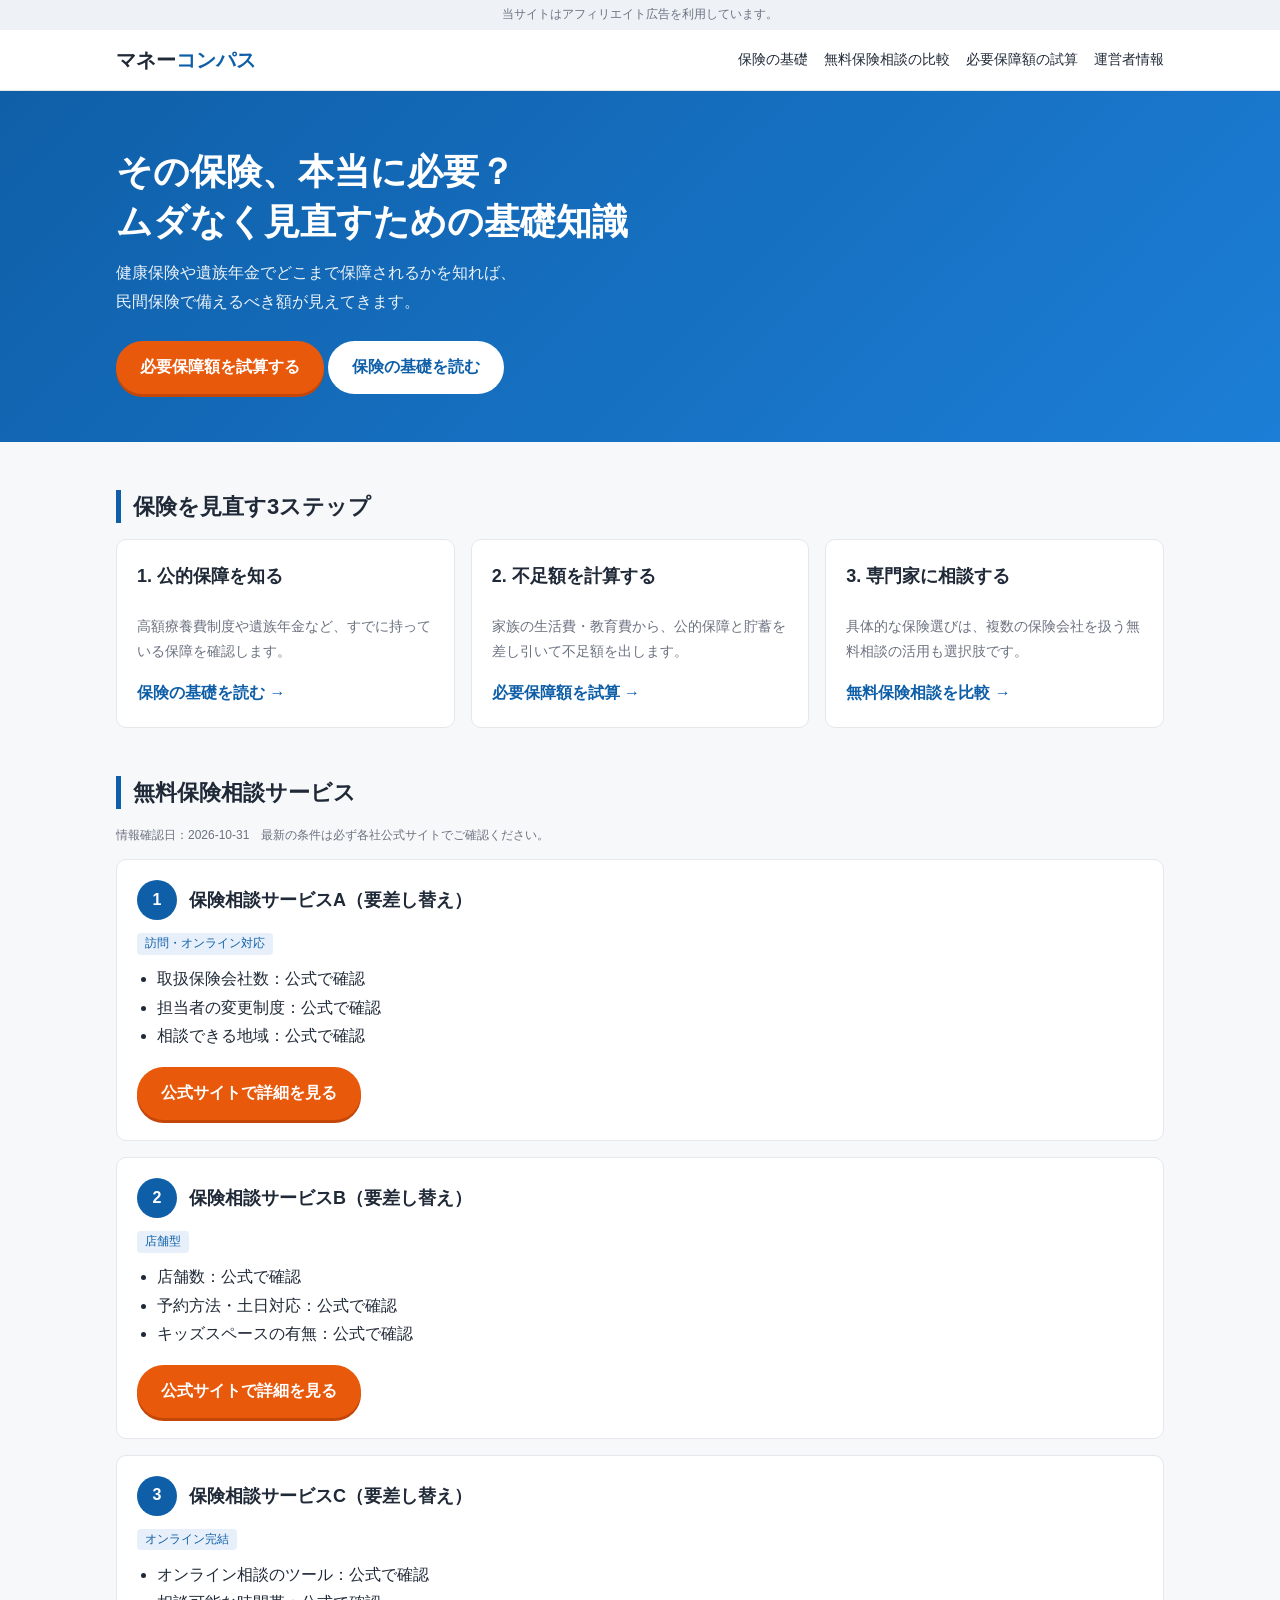
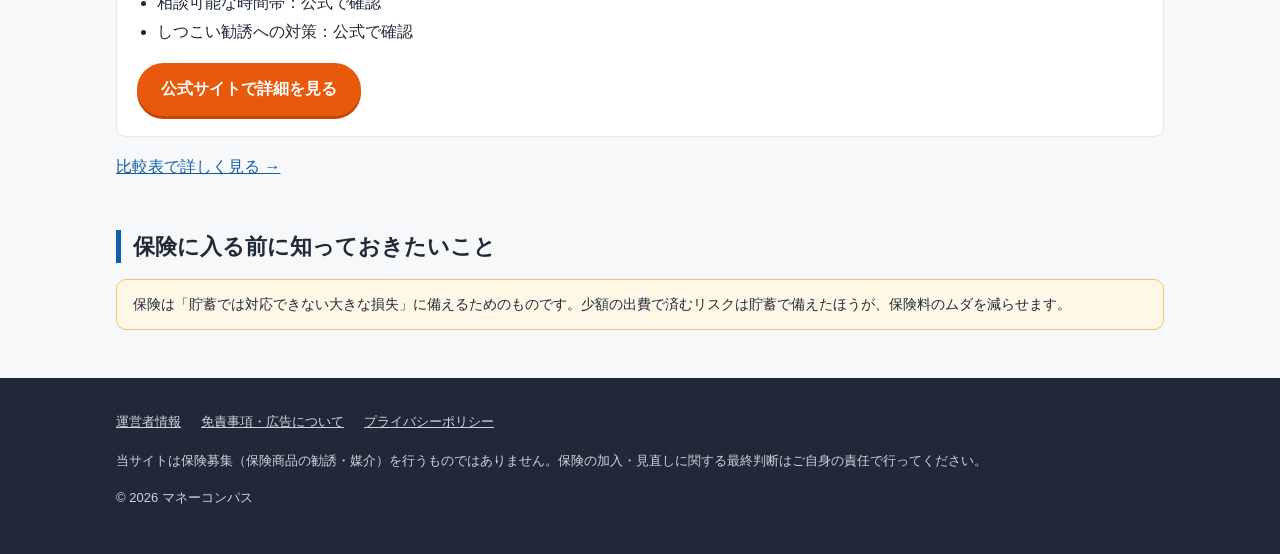
<file: index.html>
<!doctype html>
<html lang="ja">
<head>
<meta charset="utf-8">
<meta name="viewport" content="width=device-width, initial-scale=1">
<title>マネーコンパス｜保険の入りすぎ・不足をチェックして、ムダなく見直す</title>
<meta name="description" content="公的保障の仕組み、必要保障額の試算、無料保険相談サービスの選び方まで。保険を見直したい人のための情報サイトです。">
<link rel="canonical" href="https://kokiuchibori.github.io/hoken-compass-bsih/">
<meta name="robots" content="noindex, nofollow">
<link rel="stylesheet" href="css/style.css">
</head>
<body>
<div class="ad-notice">当サイトはアフィリエイト広告を利用しています。</div>
<header class="site-header">
  <div class="container">
    <a class="logo" href="index.html">マネー<span>コンパス</span></a>
    <nav class="nav">
      <a href="basics.html">保険の基礎</a>
      <a href="compare.html">無料保険相談の比較</a>
      <a href="simulator.html">必要保障額の試算</a>
      <a href="about.html">運営者情報</a>
    </nav>
  </div>
</header>
<section class="hero">
  <div class="container">
    <h1>その保険、本当に必要？<br>ムダなく見直すための基礎知識</h1>
    <p>健康保険や遺族年金でどこまで保障されるかを知れば、<br>民間保険で備えるべき額が見えてきます。</p>
    <a class="btn btn-cta" href="simulator.html">必要保障額を試算する</a>
    <a class="btn btn-ghost" href="basics.html">保険の基礎を読む</a>
  </div>
</section>

<main class="container">
  <section>
    <h2>保険を見直す3ステップ</h2>
    <div class="grid">
      <div class="card">
        <h3>1. 公的保障を知る</h3>
        <p>高額療養費制度や遺族年金など、すでに持っている保障を確認します。</p>
        <a class="more" href="basics.html">保険の基礎を読む →</a>
      </div>
      <div class="card">
        <h3>2. 不足額を計算する</h3>
        <p>家族の生活費・教育費から、公的保障と貯蓄を差し引いて不足額を出します。</p>
        <a class="more" href="simulator.html">必要保障額を試算 →</a>
      </div>
      <div class="card">
        <h3>3. 専門家に相談する</h3>
        <p>具体的な保険選びは、複数の保険会社を扱う無料相談の活用も選択肢です。</p>
        <a class="more" href="compare.html">無料保険相談を比較 →</a>
      </div>
    </div>
  </section>

  <section>
    <h2>無料保険相談サービス</h2>
    <p class="small">情報確認日：<span data-checked-at></span>　最新の条件は必ず各社公式サイトでご確認ください。</p>
    <div id="service-list"></div>
    <p><a href="compare.html">比較表で詳しく見る →</a></p>
  </section>

  <section>
    <h2>保険に入る前に知っておきたいこと</h2>
    <div class="note">
      保険は「貯蓄では対応できない大きな損失」に備えるためのものです。少額の出費で済むリスクは貯蓄で備えたほうが、保険料のムダを減らせます。
    </div>
  </section>
</main>
<footer class="site-footer">
  <div class="container">
    <div class="footer-links">
      <a href="about.html">運営者情報</a>
      <a href="disclaimer.html">免責事項・広告について</a>
      <a href="privacy.html">プライバシーポリシー</a>
    </div>
    <p>当サイトは保険募集（保険商品の勧誘・媒介）を行うものではありません。保険の加入・見直しに関する最終判断はご自身の責任で行ってください。</p>
    <p>&copy; 2026 マネーコンパス</p>
  </div>
</footer>
<script src="js/data.js"></script>
<script src="js/main.js"></script>
</body>
</html>
</file>
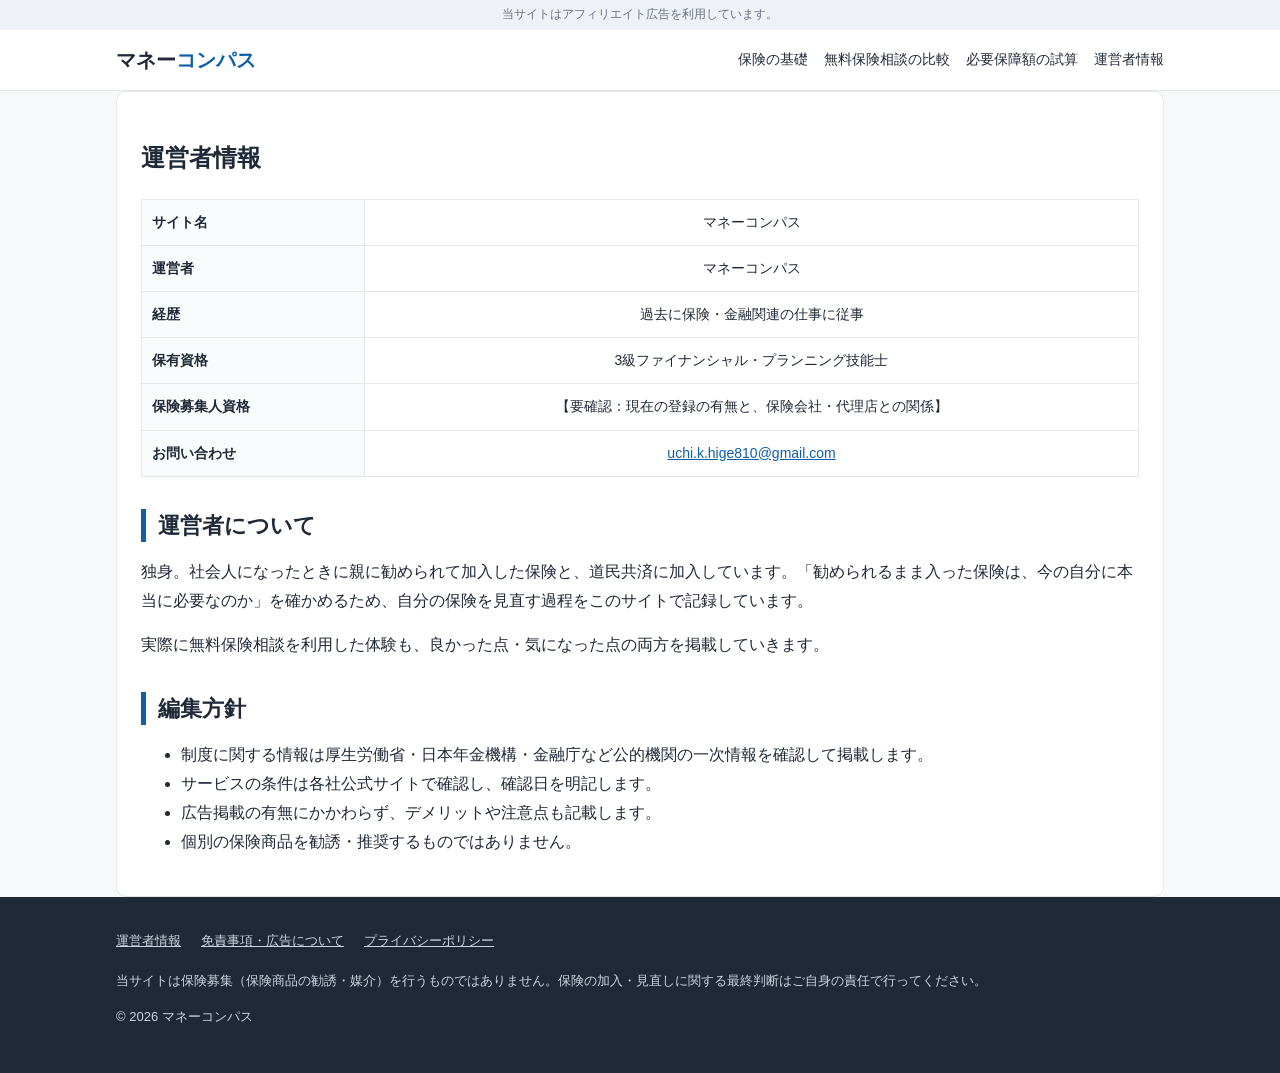
<file: about.html>
<!doctype html>
<html lang="ja">
<head>
<meta charset="utf-8">
<meta name="viewport" content="width=device-width, initial-scale=1">
<title>運営者情報｜マネーコンパス</title>
<meta name="description" content="マネーコンパスの運営者情報と編集方針。">
<link rel="canonical" href="https://kokiuchibori.github.io/hoken-compass-bsih/about.html">
<meta name="robots" content="noindex, nofollow">
<link rel="stylesheet" href="css/style.css">
</head>
<body>
<div class="ad-notice">当サイトはアフィリエイト広告を利用しています。</div>
<header class="site-header">
  <div class="container">
    <a class="logo" href="index.html">マネー<span>コンパス</span></a>
    <nav class="nav">
      <a href="basics.html">保険の基礎</a>
      <a href="compare.html">無料保険相談の比較</a>
      <a href="simulator.html">必要保障額の試算</a>
      <a href="about.html">運営者情報</a>
    </nav>
  </div>
</header>
<main class="container">
  <article class="article">
    <h1>運営者情報</h1>
    <div class="table-wrap">
      <table>
        <tbody>
          <tr><th>サイト名</th><td>マネーコンパス</td></tr>
          <tr><th>運営者</th><td>マネーコンパス</td></tr>
          <tr><th>経歴</th><td>過去に保険・金融関連の仕事に従事</td></tr>
          <tr><th>保有資格</th><td>3級ファイナンシャル・プランニング技能士</td></tr>
          <tr><th>保険募集人資格</th><td>【要確認：現在の登録の有無と、保険会社・代理店との関係】</td></tr>
          <tr><th>お問い合わせ</th><td><a href="mailto:uchi.k.hige810@gmail.com">uchi.k.hige810@gmail.com</a></td></tr>
        </tbody>
      </table>
    </div>

    <h2>運営者について</h2>
    <p>独身。社会人になったときに親に勧められて加入した保険と、道民共済に加入しています。「勧められるまま入った保険は、今の自分に本当に必要なのか」を確かめるため、自分の保険を見直す過程をこのサイトで記録しています。</p>
    <p>実際に無料保険相談を利用した体験も、良かった点・気になった点の両方を掲載していきます。</p>

    <h2>編集方針</h2>
    <ul>
      <li>制度に関する情報は厚生労働省・日本年金機構・金融庁など公的機関の一次情報を確認して掲載します。</li>
      <li>サービスの条件は各社公式サイトで確認し、確認日を明記します。</li>
      <li>広告掲載の有無にかかわらず、デメリットや注意点も記載します。</li>
      <li>個別の保険商品を勧誘・推奨するものではありません。</li>
    </ul>
  </article>
</main>
<footer class="site-footer">
  <div class="container">
    <div class="footer-links">
      <a href="about.html">運営者情報</a>
      <a href="disclaimer.html">免責事項・広告について</a>
      <a href="privacy.html">プライバシーポリシー</a>
    </div>
    <p>当サイトは保険募集（保険商品の勧誘・媒介）を行うものではありません。保険の加入・見直しに関する最終判断はご自身の責任で行ってください。</p>
    <p>&copy; 2026 マネーコンパス</p>
  </div>
</footer>
<script src="js/data.js"></script>
<script src="js/main.js"></script>
</body>
</html>
</file>
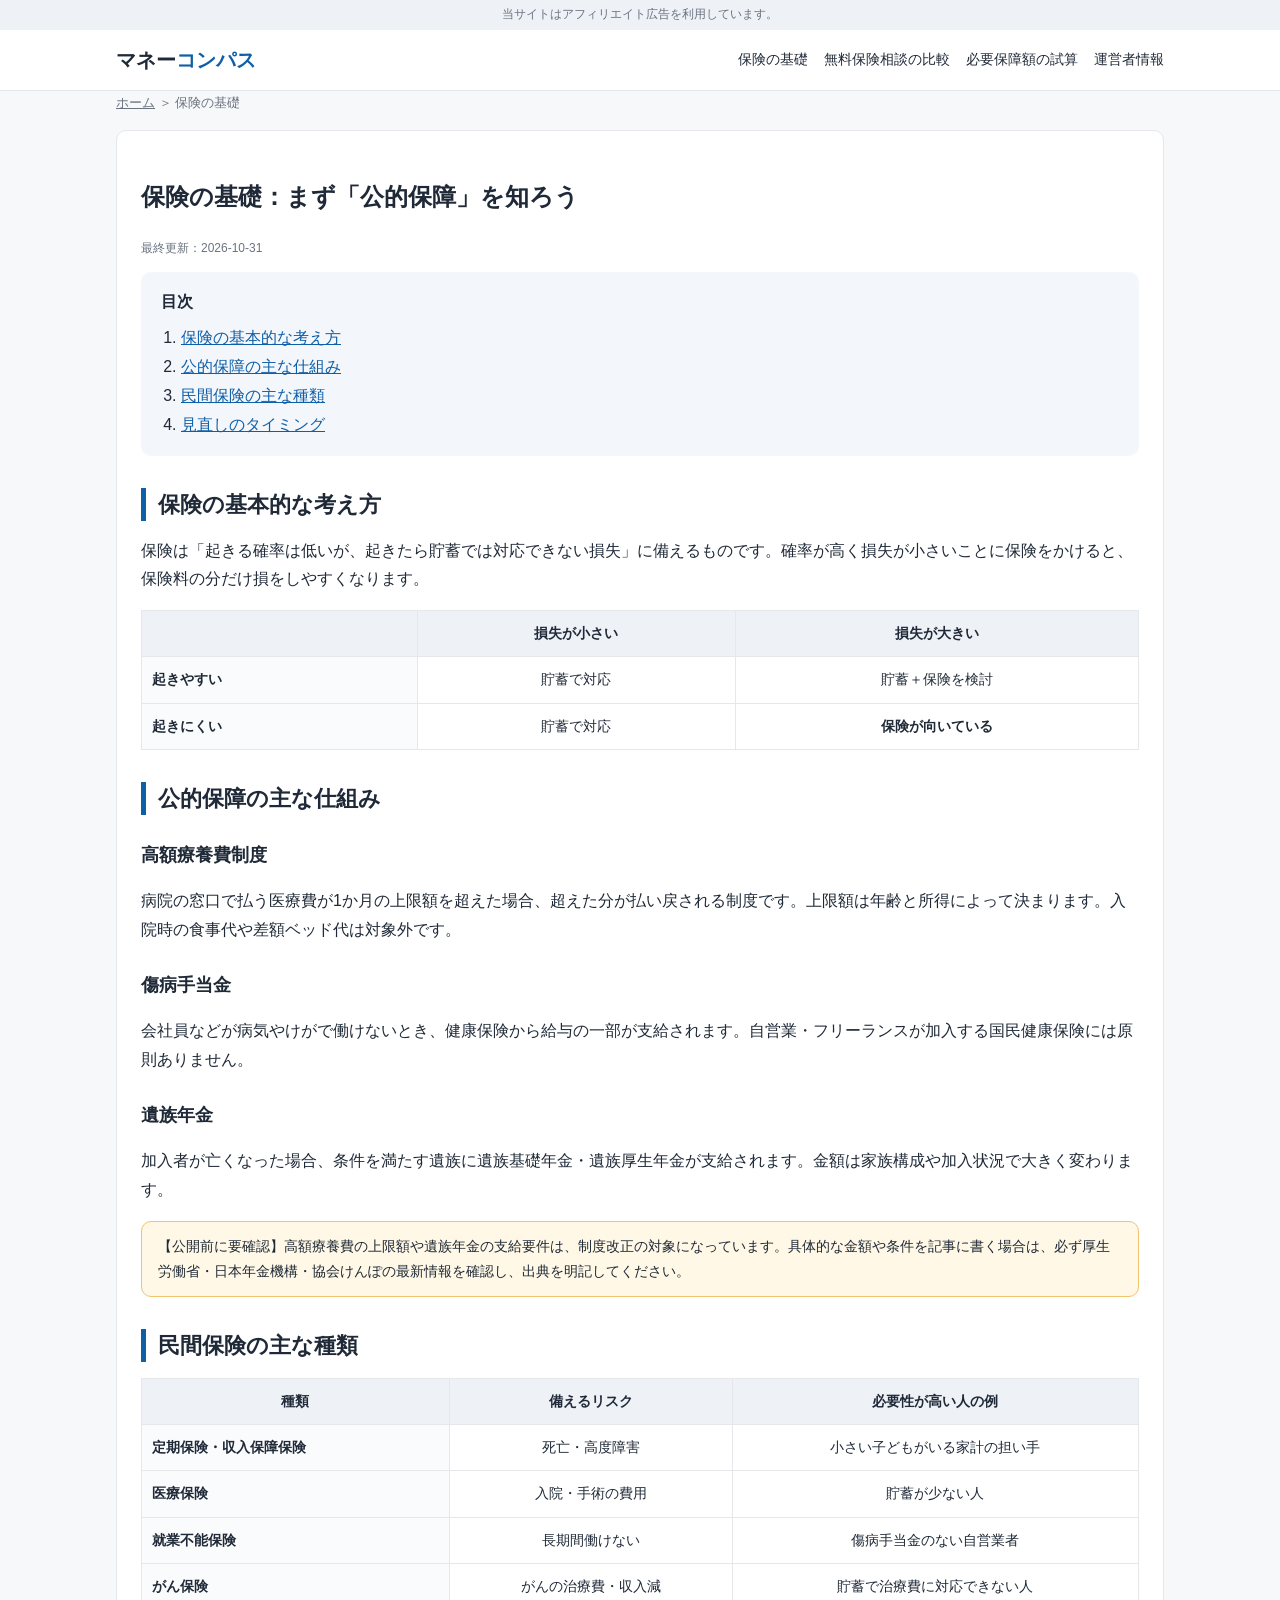
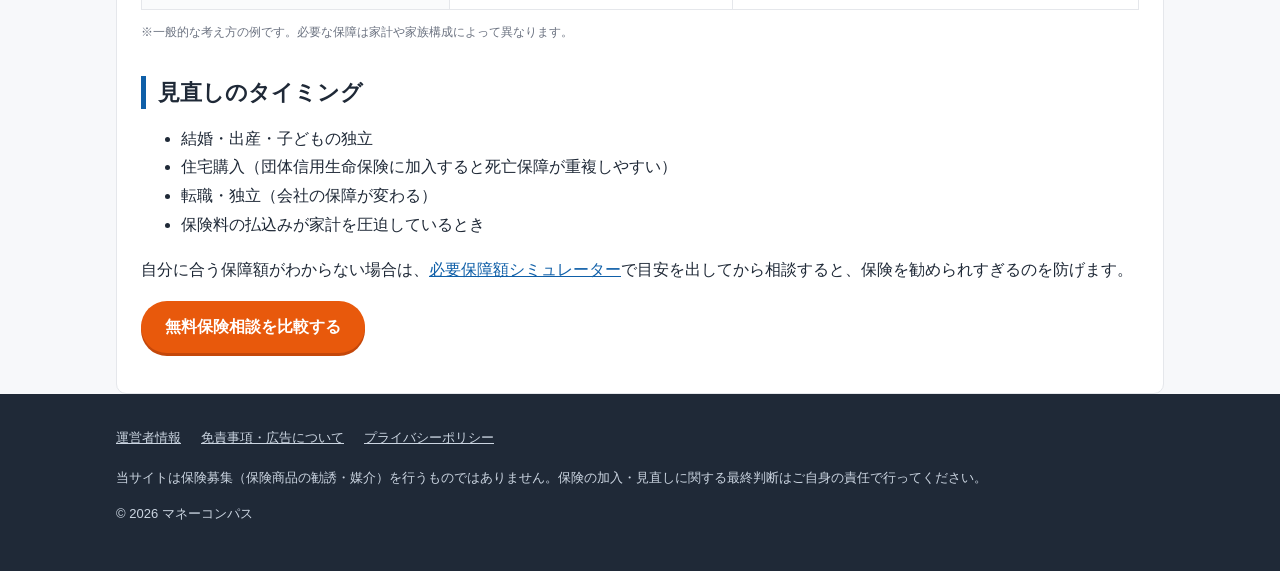
<file: basics.html>
<!doctype html>
<html lang="ja">
<head>
<meta charset="utf-8">
<meta name="viewport" content="width=device-width, initial-scale=1">
<title>保険の基礎｜公的保障でどこまでカバーされる？民間保険が必要な人・不要な人｜マネーコンパス</title>
<meta name="description" content="高額療養費制度、傷病手当金、遺族年金など公的保障の仕組みと、民間保険で備えるべきリスクの考え方を解説します。">
<link rel="canonical" href="https://kokiuchibori.github.io/hoken-compass-bsih/basics.html">
<meta name="robots" content="noindex, nofollow">
<link rel="stylesheet" href="css/style.css">
</head>
<body>
<div class="ad-notice">当サイトはアフィリエイト広告を利用しています。</div>
<header class="site-header">
  <div class="container">
    <a class="logo" href="index.html">マネー<span>コンパス</span></a>
    <nav class="nav">
      <a href="basics.html">保険の基礎</a>
      <a href="compare.html">無料保険相談の比較</a>
      <a href="simulator.html">必要保障額の試算</a>
      <a href="about.html">運営者情報</a>
    </nav>
  </div>
</header>
<main class="container">
  <div class="breadcrumb"><a href="index.html">ホーム</a> ＞ 保険の基礎</div>
  <article class="article">
    <h1>保険の基礎：まず「公的保障」を知ろう</h1>
    <p class="small">最終更新：<span data-checked-at></span></p>

    <div class="toc">
      <strong>目次</strong>
      <ol>
        <li><a href="#principle">保険の基本的な考え方</a></li>
        <li><a href="#public">公的保障の主な仕組み</a></li>
        <li><a href="#types">民間保険の主な種類</a></li>
        <li><a href="#review">見直しのタイミング</a></li>
      </ol>
    </div>

    <h2 id="principle">保険の基本的な考え方</h2>
    <p>保険は「起きる確率は低いが、起きたら貯蓄では対応できない損失」に備えるものです。確率が高く損失が小さいことに保険をかけると、保険料の分だけ損をしやすくなります。</p>
    <div class="table-wrap">
      <table>
        <thead><tr><th></th><th>損失が小さい</th><th>損失が大きい</th></tr></thead>
        <tbody>
          <tr><th>起きやすい</th><td>貯蓄で対応</td><td>貯蓄＋保険を検討</td></tr>
          <tr><th>起きにくい</th><td>貯蓄で対応</td><td><strong>保険が向いている</strong></td></tr>
        </tbody>
      </table>
    </div>

    <h2 id="public">公的保障の主な仕組み</h2>
    <h3>高額療養費制度</h3>
    <p>病院の窓口で払う医療費が1か月の上限額を超えた場合、超えた分が払い戻される制度です。上限額は年齢と所得によって決まります。入院時の食事代や差額ベッド代は対象外です。</p>
    <h3>傷病手当金</h3>
    <p>会社員などが病気やけがで働けないとき、健康保険から給与の一部が支給されます。自営業・フリーランスが加入する国民健康保険には原則ありません。</p>
    <h3>遺族年金</h3>
    <p>加入者が亡くなった場合、条件を満たす遺族に遺族基礎年金・遺族厚生年金が支給されます。金額は家族構成や加入状況で大きく変わります。</p>
    <div class="note">
      【公開前に要確認】高額療養費の上限額や遺族年金の支給要件は、制度改正の対象になっています。具体的な金額や条件を記事に書く場合は、必ず厚生労働省・日本年金機構・協会けんぽの最新情報を確認し、出典を明記してください。
    </div>

    <h2 id="types">民間保険の主な種類</h2>
    <div class="table-wrap">
      <table>
        <thead><tr><th>種類</th><th>備えるリスク</th><th>必要性が高い人の例</th></tr></thead>
        <tbody>
          <tr><th>定期保険・収入保障保険</th><td>死亡・高度障害</td><td>小さい子どもがいる家計の担い手</td></tr>
          <tr><th>医療保険</th><td>入院・手術の費用</td><td>貯蓄が少ない人</td></tr>
          <tr><th>就業不能保険</th><td>長期間働けない</td><td>傷病手当金のない自営業者</td></tr>
          <tr><th>がん保険</th><td>がんの治療費・収入減</td><td>貯蓄で治療費に対応できない人</td></tr>
        </tbody>
      </table>
    </div>
    <p class="small">※一般的な考え方の例です。必要な保障は家計や家族構成によって異なります。</p>

    <h2 id="review">見直しのタイミング</h2>
    <ul>
      <li>結婚・出産・子どもの独立</li>
      <li>住宅購入（団体信用生命保険に加入すると死亡保障が重複しやすい）</li>
      <li>転職・独立（会社の保障が変わる）</li>
      <li>保険料の払込みが家計を圧迫しているとき</li>
    </ul>
    <p>自分に合う保障額がわからない場合は、<a href="simulator.html">必要保障額シミュレーター</a>で目安を出してから相談すると、保険を勧められすぎるのを防げます。</p>
    <p><a class="btn btn-cta" href="compare.html">無料保険相談を比較する</a></p>
  </article>
</main>
<footer class="site-footer">
  <div class="container">
    <div class="footer-links">
      <a href="about.html">運営者情報</a>
      <a href="disclaimer.html">免責事項・広告について</a>
      <a href="privacy.html">プライバシーポリシー</a>
    </div>
    <p>当サイトは保険募集（保険商品の勧誘・媒介）を行うものではありません。保険の加入・見直しに関する最終判断はご自身の責任で行ってください。</p>
    <p>&copy; 2026 マネーコンパス</p>
  </div>
</footer>
<script src="js/data.js"></script>
<script src="js/main.js"></script>
</body>
</html>
</file>
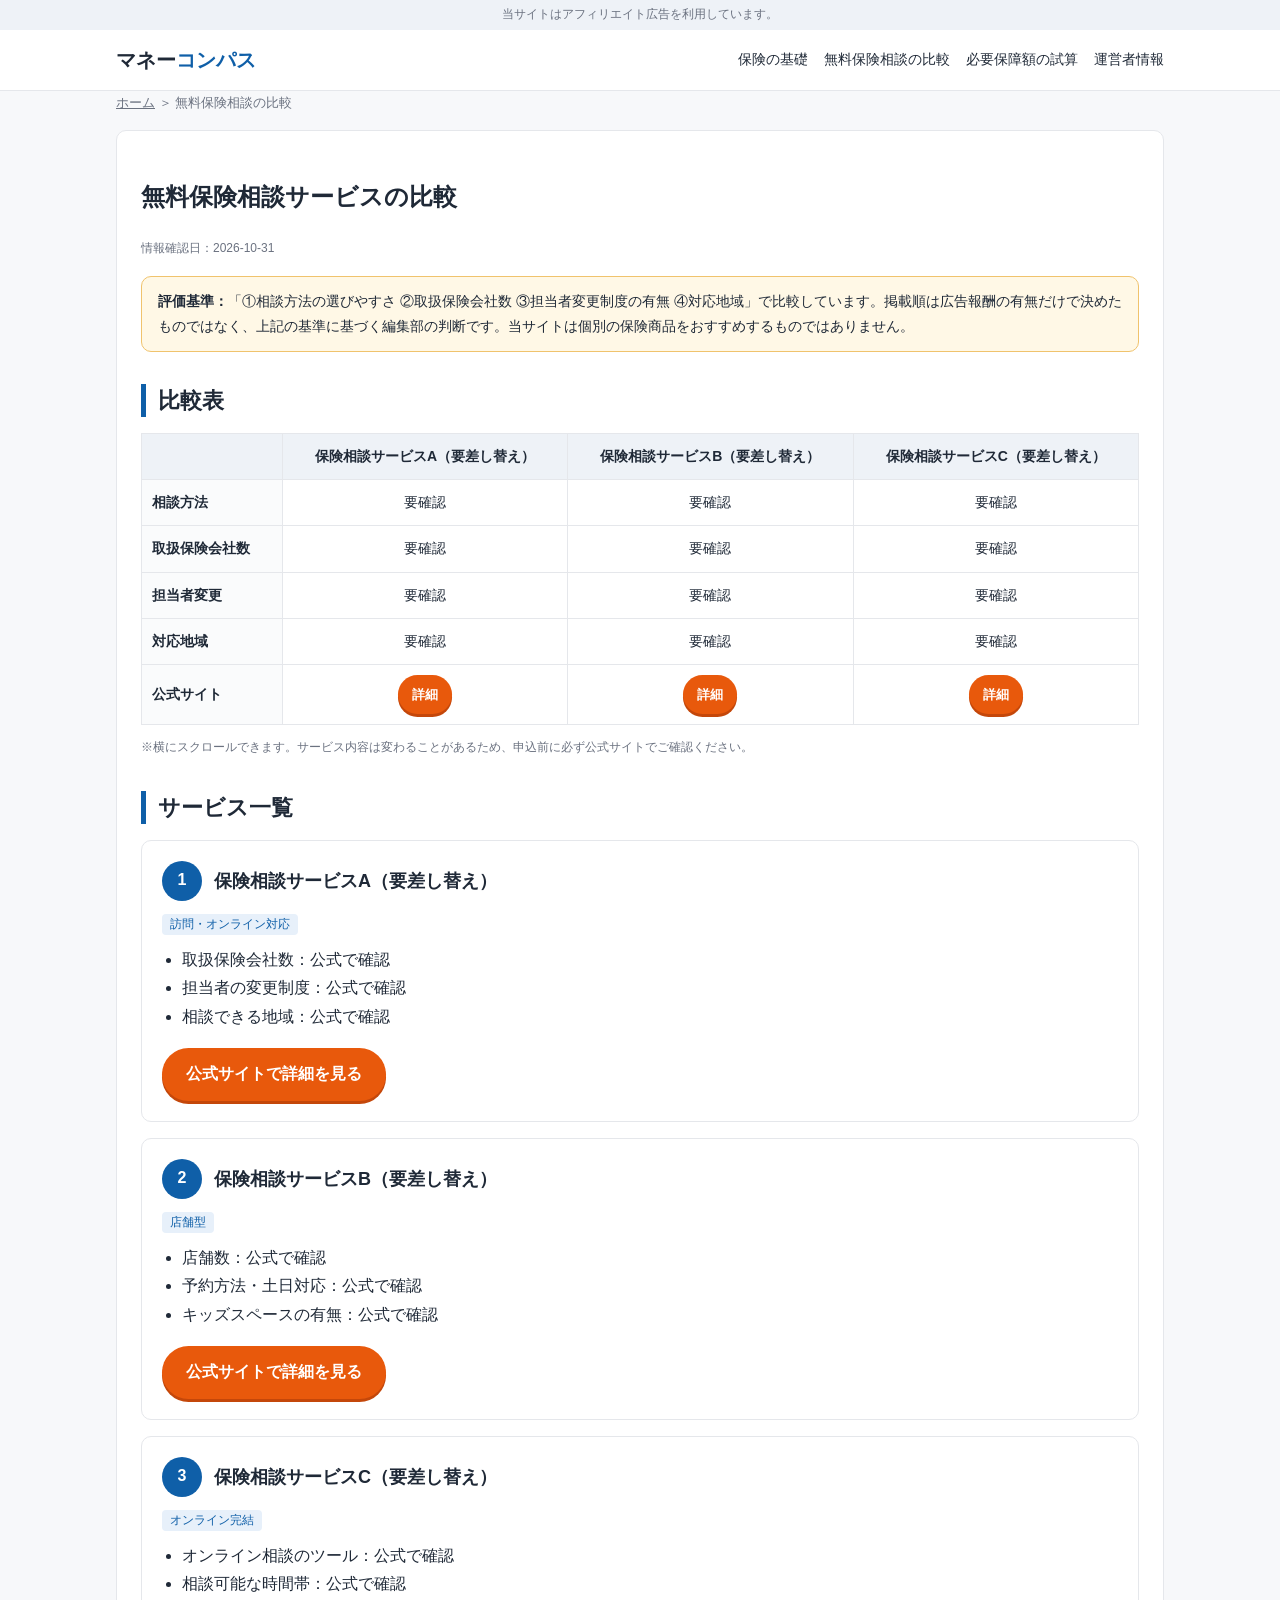
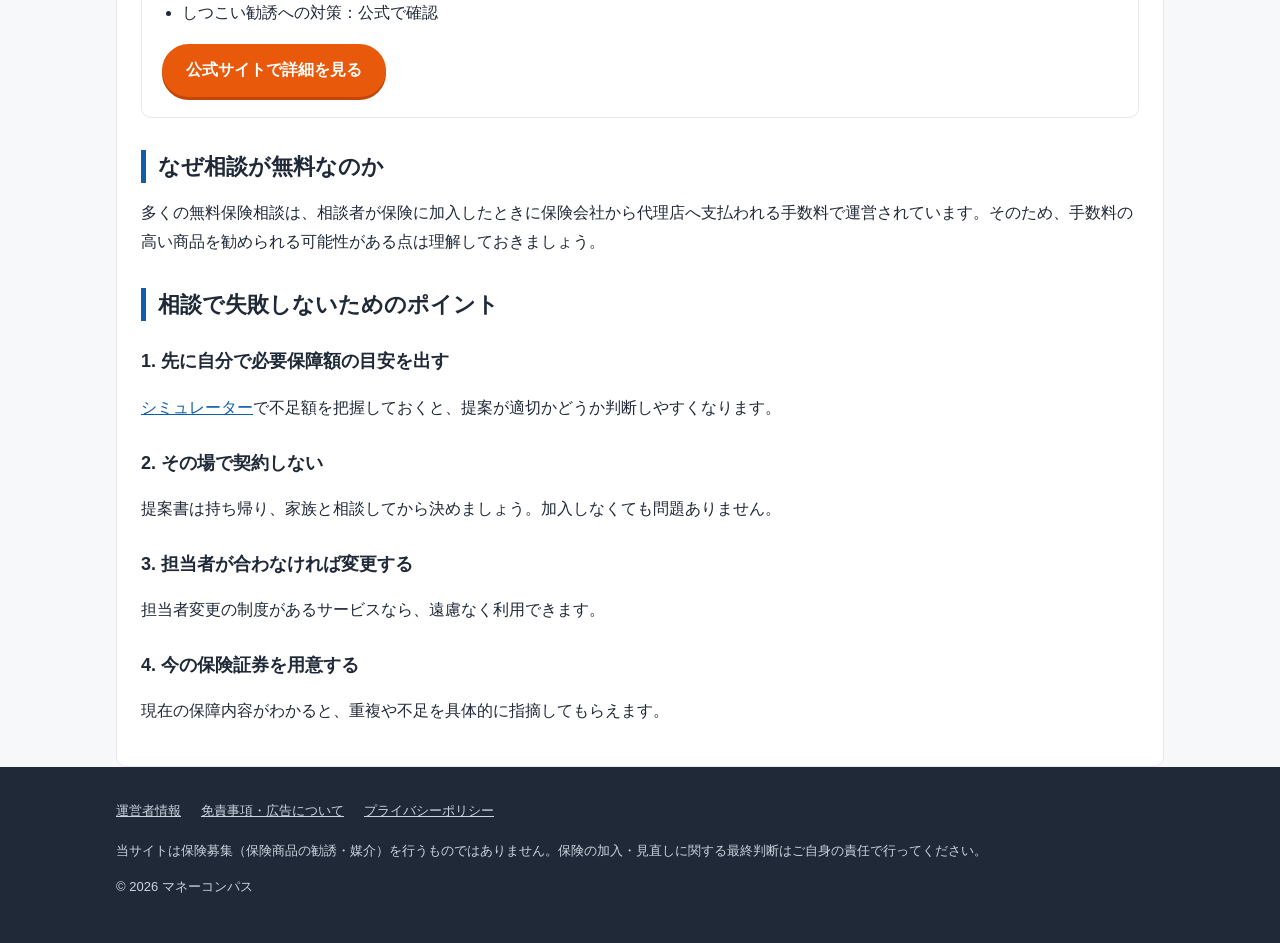
<file: compare.html>
<!doctype html>
<html lang="ja">
<head>
<meta charset="utf-8">
<meta name="viewport" content="width=device-width, initial-scale=1">
<title>無料保険相談サービスの比較｜選び方と注意点｜マネーコンパス</title>
<meta name="description" content="無料保険相談サービスを相談方法、取扱保険会社数、担当者変更制度などで比較。相談前の準備や断り方も解説します。">
<link rel="canonical" href="https://kokiuchibori.github.io/hoken-compass-bsih/compare.html">
<meta name="robots" content="noindex, nofollow">
<link rel="stylesheet" href="css/style.css">
</head>
<body>
<div class="ad-notice">当サイトはアフィリエイト広告を利用しています。</div>
<header class="site-header">
  <div class="container">
    <a class="logo" href="index.html">マネー<span>コンパス</span></a>
    <nav class="nav">
      <a href="basics.html">保険の基礎</a>
      <a href="compare.html">無料保険相談の比較</a>
      <a href="simulator.html">必要保障額の試算</a>
      <a href="about.html">運営者情報</a>
    </nav>
  </div>
</header>
<main class="container">
  <div class="breadcrumb"><a href="index.html">ホーム</a> ＞ 無料保険相談の比較</div>
  <article class="article">
    <h1>無料保険相談サービスの比較</h1>
    <p class="small">情報確認日：<span data-checked-at></span></p>

    <div class="note">
      <strong>評価基準：</strong>「①相談方法の選びやすさ ②取扱保険会社数 ③担当者変更制度の有無 ④対応地域」で比較しています。掲載順は広告報酬の有無だけで決めたものではなく、上記の基準に基づく編集部の判断です。当サイトは個別の保険商品をおすすめするものではありません。
    </div>

    <h2>比較表</h2>
    <div class="table-wrap"><table id="service-table"></table></div>
    <p class="small">※横にスクロールできます。サービス内容は変わることがあるため、申込前に必ず公式サイトでご確認ください。</p>

    <h2>サービス一覧</h2>
    <div id="service-list"></div>

    <h2>なぜ相談が無料なのか</h2>
    <p>多くの無料保険相談は、相談者が保険に加入したときに保険会社から代理店へ支払われる手数料で運営されています。そのため、手数料の高い商品を勧められる可能性がある点は理解しておきましょう。</p>

    <h2>相談で失敗しないためのポイント</h2>
    <h3>1. 先に自分で必要保障額の目安を出す</h3>
    <p><a href="simulator.html">シミュレーター</a>で不足額を把握しておくと、提案が適切かどうか判断しやすくなります。</p>
    <h3>2. その場で契約しない</h3>
    <p>提案書は持ち帰り、家族と相談してから決めましょう。加入しなくても問題ありません。</p>
    <h3>3. 担当者が合わなければ変更する</h3>
    <p>担当者変更の制度があるサービスなら、遠慮なく利用できます。</p>
    <h3>4. 今の保険証券を用意する</h3>
    <p>現在の保障内容がわかると、重複や不足を具体的に指摘してもらえます。</p>
  </article>
</main>
<footer class="site-footer">
  <div class="container">
    <div class="footer-links">
      <a href="about.html">運営者情報</a>
      <a href="disclaimer.html">免責事項・広告について</a>
      <a href="privacy.html">プライバシーポリシー</a>
    </div>
    <p>当サイトは保険募集（保険商品の勧誘・媒介）を行うものではありません。保険の加入・見直しに関する最終判断はご自身の責任で行ってください。</p>
    <p>&copy; 2026 マネーコンパス</p>
  </div>
</footer>
<script src="js/data.js"></script>
<script src="js/main.js"></script>
</body>
</html>
</file>
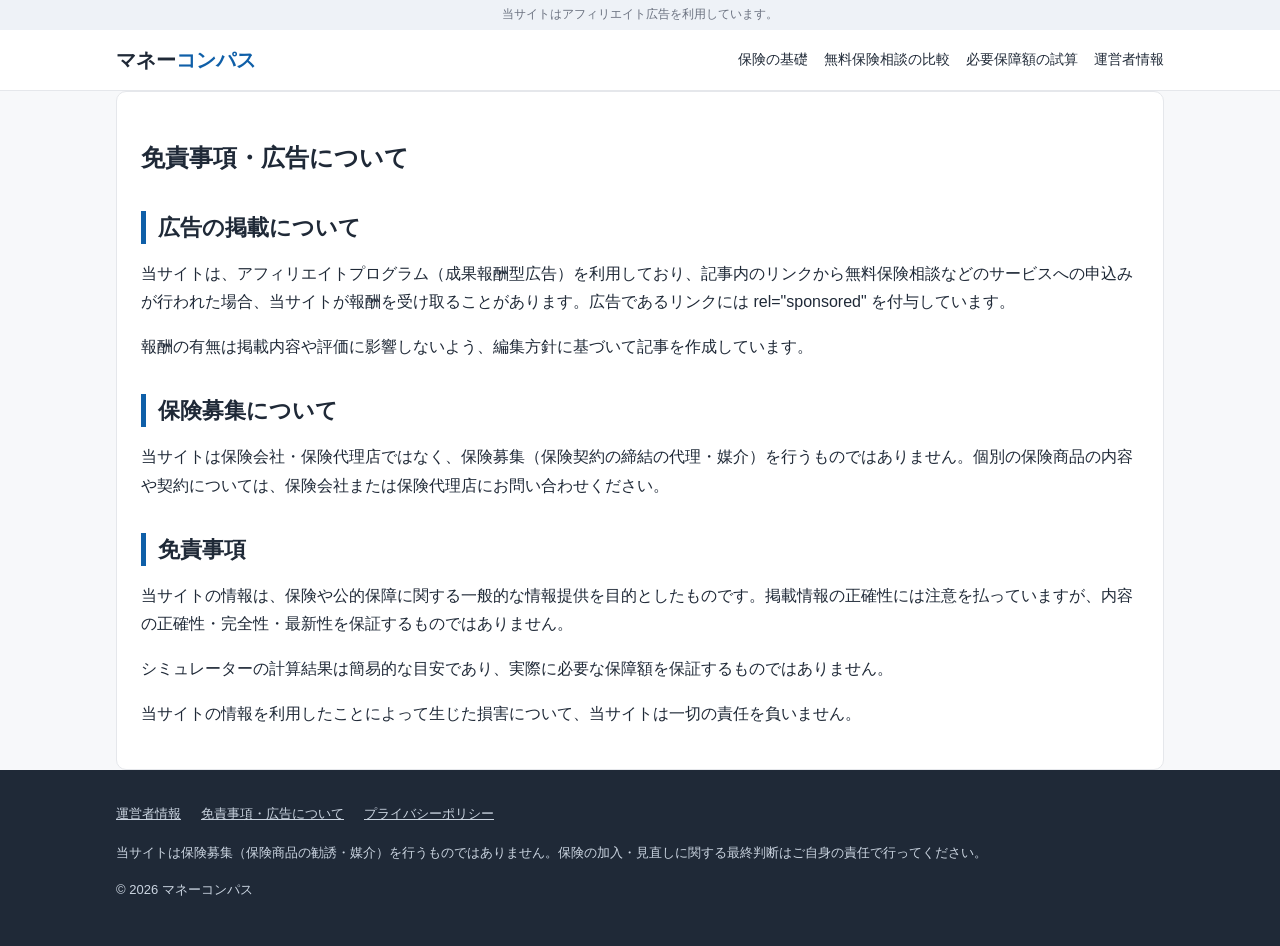
<file: disclaimer.html>
<!doctype html>
<html lang="ja">
<head>
<meta charset="utf-8">
<meta name="viewport" content="width=device-width, initial-scale=1">
<title>免責事項・広告について｜マネーコンパス</title>
<meta name="description" content="マネーコンパスの免責事項と広告掲載に関する方針。">
<link rel="canonical" href="https://kokiuchibori.github.io/hoken-compass-bsih/disclaimer.html">
<meta name="robots" content="noindex, nofollow">
<link rel="stylesheet" href="css/style.css">
</head>
<body>
<div class="ad-notice">当サイトはアフィリエイト広告を利用しています。</div>
<header class="site-header">
  <div class="container">
    <a class="logo" href="index.html">マネー<span>コンパス</span></a>
    <nav class="nav">
      <a href="basics.html">保険の基礎</a>
      <a href="compare.html">無料保険相談の比較</a>
      <a href="simulator.html">必要保障額の試算</a>
      <a href="about.html">運営者情報</a>
    </nav>
  </div>
</header>
<main class="container">
  <article class="article">
    <h1>免責事項・広告について</h1>
    <h2>広告の掲載について</h2>
    <p>当サイトは、アフィリエイトプログラム（成果報酬型広告）を利用しており、記事内のリンクから無料保険相談などのサービスへの申込みが行われた場合、当サイトが報酬を受け取ることがあります。広告であるリンクには rel="sponsored" を付与しています。</p>
    <p>報酬の有無は掲載内容や評価に影響しないよう、編集方針に基づいて記事を作成しています。</p>
    <h2>保険募集について</h2>
    <p>当サイトは保険会社・保険代理店ではなく、保険募集（保険契約の締結の代理・媒介）を行うものではありません。個別の保険商品の内容や契約については、保険会社または保険代理店にお問い合わせください。</p>
    <h2>免責事項</h2>
    <p>当サイトの情報は、保険や公的保障に関する一般的な情報提供を目的としたものです。掲載情報の正確性には注意を払っていますが、内容の正確性・完全性・最新性を保証するものではありません。</p>
    <p>シミュレーターの計算結果は簡易的な目安であり、実際に必要な保障額を保証するものではありません。</p>
    <p>当サイトの情報を利用したことによって生じた損害について、当サイトは一切の責任を負いません。</p>
  </article>
</main>
<footer class="site-footer">
  <div class="container">
    <div class="footer-links">
      <a href="about.html">運営者情報</a>
      <a href="disclaimer.html">免責事項・広告について</a>
      <a href="privacy.html">プライバシーポリシー</a>
    </div>
    <p>当サイトは保険募集（保険商品の勧誘・媒介）を行うものではありません。保険の加入・見直しに関する最終判断はご自身の責任で行ってください。</p>
    <p>&copy; 2026 マネーコンパス</p>
  </div>
</footer>
<script src="js/data.js"></script>
<script src="js/main.js"></script>
</body>
</html>
</file>
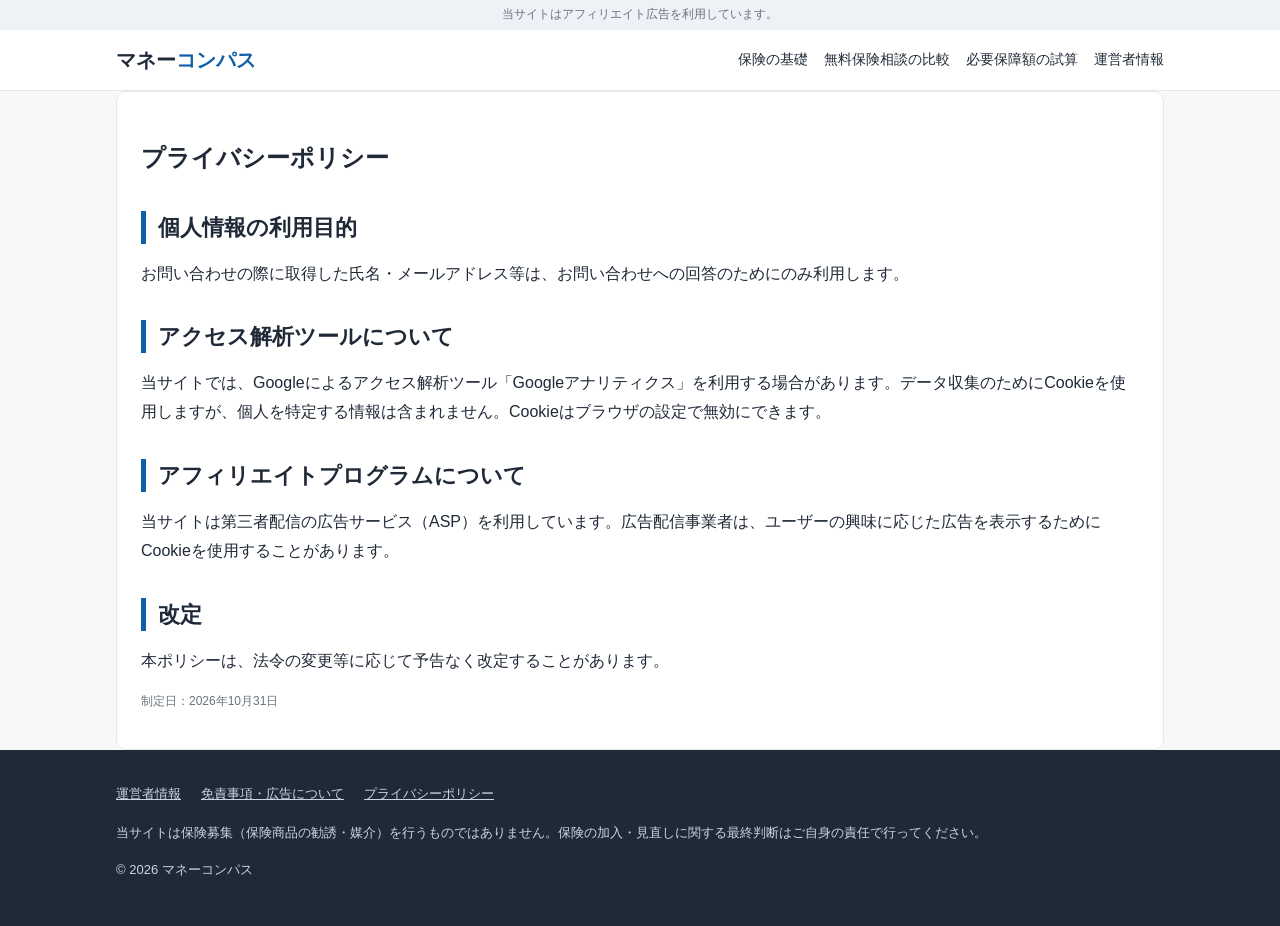
<file: privacy.html>
<!doctype html>
<html lang="ja">
<head>
<meta charset="utf-8">
<meta name="viewport" content="width=device-width, initial-scale=1">
<title>プライバシーポリシー｜マネーコンパス</title>
<meta name="description" content="マネーコンパスのプライバシーポリシー。">
<link rel="canonical" href="https://kokiuchibori.github.io/hoken-compass-bsih/privacy.html">
<meta name="robots" content="noindex, nofollow">
<link rel="stylesheet" href="css/style.css">
</head>
<body>
<div class="ad-notice">当サイトはアフィリエイト広告を利用しています。</div>
<header class="site-header">
  <div class="container">
    <a class="logo" href="index.html">マネー<span>コンパス</span></a>
    <nav class="nav">
      <a href="basics.html">保険の基礎</a>
      <a href="compare.html">無料保険相談の比較</a>
      <a href="simulator.html">必要保障額の試算</a>
      <a href="about.html">運営者情報</a>
    </nav>
  </div>
</header>
<main class="container">
  <article class="article">
    <h1>プライバシーポリシー</h1>
    <h2>個人情報の利用目的</h2>
    <p>お問い合わせの際に取得した氏名・メールアドレス等は、お問い合わせへの回答のためにのみ利用します。</p>
    <h2>アクセス解析ツールについて</h2>
    <p>当サイトでは、Googleによるアクセス解析ツール「Googleアナリティクス」を利用する場合があります。データ収集のためにCookieを使用しますが、個人を特定する情報は含まれません。Cookieはブラウザの設定で無効にできます。</p>
    <h2>アフィリエイトプログラムについて</h2>
    <p>当サイトは第三者配信の広告サービス（ASP）を利用しています。広告配信事業者は、ユーザーの興味に応じた広告を表示するためにCookieを使用することがあります。</p>
    <h2>改定</h2>
    <p>本ポリシーは、法令の変更等に応じて予告なく改定することがあります。</p>
    <p class="small">制定日：2026年10月31日</p>
  </article>
</main>
<footer class="site-footer">
  <div class="container">
    <div class="footer-links">
      <a href="about.html">運営者情報</a>
      <a href="disclaimer.html">免責事項・広告について</a>
      <a href="privacy.html">プライバシーポリシー</a>
    </div>
    <p>当サイトは保険募集（保険商品の勧誘・媒介）を行うものではありません。保険の加入・見直しに関する最終判断はご自身の責任で行ってください。</p>
    <p>&copy; 2026 マネーコンパス</p>
  </div>
</footer>
<script src="js/data.js"></script>
<script src="js/main.js"></script>
</body>
</html>
</file>
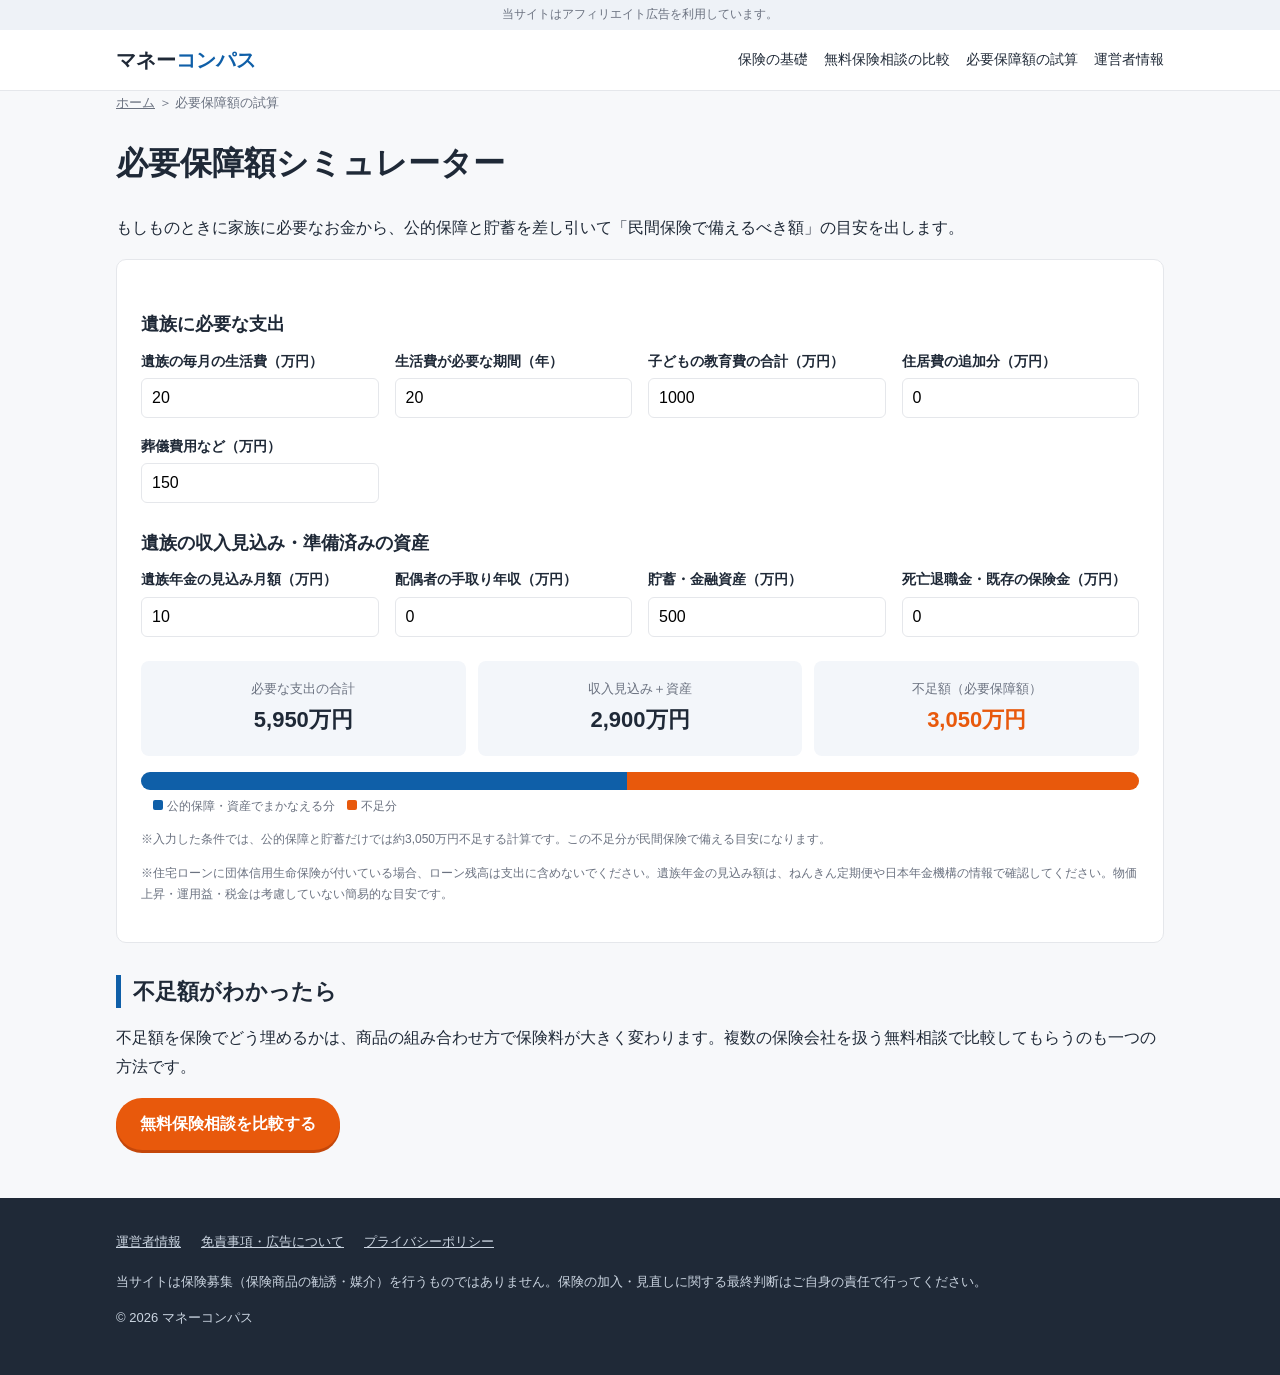
<file: simulator.html>
<!doctype html>
<html lang="ja">
<head>
<meta charset="utf-8">
<meta name="viewport" content="width=device-width, initial-scale=1">
<title>必要保障額シミュレーター｜死亡保障はいくら必要？｜マネーコンパス</title>
<meta name="description" content="遺族の生活費・教育費と、遺族年金・貯蓄などを入力するだけで、死亡保障の不足額の目安を計算できます。">
<link rel="canonical" href="https://kokiuchibori.github.io/hoken-compass-bsih/simulator.html">
<meta name="robots" content="noindex, nofollow">
<link rel="stylesheet" href="css/style.css">
</head>
<body>
<div class="ad-notice">当サイトはアフィリエイト広告を利用しています。</div>
<header class="site-header">
  <div class="container">
    <a class="logo" href="index.html">マネー<span>コンパス</span></a>
    <nav class="nav">
      <a href="basics.html">保険の基礎</a>
      <a href="compare.html">無料保険相談の比較</a>
      <a href="simulator.html">必要保障額の試算</a>
      <a href="about.html">運営者情報</a>
    </nav>
  </div>
</header>
<main class="container">
  <div class="breadcrumb"><a href="index.html">ホーム</a> ＞ 必要保障額の試算</div>
  <h1>必要保障額シミュレーター</h1>
  <p>もしものときに家族に必要なお金から、公的保障と貯蓄を差し引いて「民間保険で備えるべき額」の目安を出します。</p>
  <div class="sim">
    <form id="sim-form" onsubmit="return false">
      <h3>遺族に必要な支出</h3>
      <div class="sim-form">
        <div><label for="living">遺族の毎月の生活費（万円）</label><input id="living" name="living" type="number" min="0" step="0.5" value="20"></div>
        <div><label for="years">生活費が必要な期間（年）</label><input id="years" name="years" type="number" min="0" max="60" step="1" value="20"></div>
        <div><label for="education">子どもの教育費の合計（万円）</label><input id="education" name="education" type="number" min="0" step="10" value="1000"></div>
        <div><label for="housing">住居費の追加分（万円）</label><input id="housing" name="housing" type="number" min="0" step="10" value="0"></div>
        <div><label for="funeral">葬儀費用など（万円）</label><input id="funeral" name="funeral" type="number" min="0" step="10" value="150"></div>
      </div>
      <h3>遺族の収入見込み・準備済みの資産</h3>
      <div class="sim-form">
        <div><label for="pension">遺族年金の見込み月額（万円）</label><input id="pension" name="pension" type="number" min="0" step="0.5" value="10"></div>
        <div><label for="income">配偶者の手取り年収（万円）</label><input id="income" name="income" type="number" min="0" step="10" value="0"></div>
        <div><label for="savings">貯蓄・金融資産（万円）</label><input id="savings" name="savings" type="number" min="0" step="10" value="500"></div>
        <div><label for="retirement">死亡退職金・既存の保険金（万円）</label><input id="retirement" name="retirement" type="number" min="0" step="10" value="0"></div>
      </div>
    </form>
    <div class="sim-result">
      <div><span>必要な支出の合計</span><strong id="res-need">-</strong></div>
      <div><span>収入見込み＋資産</span><strong id="res-have">-</strong></div>
      <div class="total"><span>不足額（必要保障額）</span><strong id="res-gap">-</strong></div>
    </div>
    <div class="bar"><div class="principal"></div><div class="gain"></div></div>
    <div class="legend"><i style="background:var(--primary)"></i>公的保障・資産でまかなえる分<i style="background:var(--accent)"></i>不足分</div>
    <p class="small" id="res-comment"></p>
    <p class="small">※住宅ローンに団体信用生命保険が付いている場合、ローン残高は支出に含めないでください。遺族年金の見込み額は、ねんきん定期便や日本年金機構の情報で確認してください。物価上昇・運用益・税金は考慮していない簡易的な目安です。</p>
  </div>

  <section style="margin-top:32px">
    <h2>不足額がわかったら</h2>
    <p>不足額を保険でどう埋めるかは、商品の組み合わせ方で保険料が大きく変わります。複数の保険会社を扱う無料相談で比較してもらうのも一つの方法です。</p>
    <a class="btn btn-cta" href="compare.html">無料保険相談を比較する</a>
  </section>
</main>
<footer class="site-footer">
  <div class="container">
    <div class="footer-links">
      <a href="about.html">運営者情報</a>
      <a href="disclaimer.html">免責事項・広告について</a>
      <a href="privacy.html">プライバシーポリシー</a>
    </div>
    <p>当サイトは保険募集（保険商品の勧誘・媒介）を行うものではありません。保険の加入・見直しに関する最終判断はご自身の責任で行ってください。</p>
    <p>&copy; 2026 マネーコンパス</p>
  </div>
</footer>
<script src="js/data.js"></script>
<script src="js/main.js"></script>
</body>
</html>
</file>
<file: css/style.css>
:root {
  --bg: #f7f8fa;
  --surface: #ffffff;
  --text: #1f2937;
  --muted: #6b7280;
  --border: #e5e7eb;
  --primary: #0f5fa8;
  --primary-dark: #0b4880;
  --accent: #e8590c;
  --accent-dark: #c4470a;
  --note-bg: #fff8e6;
  --note-border: #f0c36d;
  --radius: 10px;
  --max: 1080px;
}

* { box-sizing: border-box; }

body {
  margin: 0;
  font-family: "Hiragino Kaku Gothic ProN", "Noto Sans JP", "Yu Gothic", Meiryo, sans-serif;
  background: var(--bg);
  color: var(--text);
  line-height: 1.8;
  font-size: 16px;
}

a { color: var(--primary); }
img { max-width: 100%; height: auto; }

.container { max-width: var(--max); margin: 0 auto; padding: 0 16px; }

/* 広告表記（ステマ規制対応） */
.ad-notice {
  background: #eef2f7;
  color: var(--muted);
  font-size: 12px;
  text-align: center;
  padding: 4px 16px;
}

/* ヘッダー */
.site-header { background: var(--surface); border-bottom: 1px solid var(--border); }
.site-header .container {
  display: flex; align-items: center; justify-content: space-between;
  flex-wrap: wrap; gap: 8px; padding-top: 12px; padding-bottom: 12px;
}
.logo { font-weight: 700; font-size: 20px; color: var(--text); text-decoration: none; }
.logo span { color: var(--primary); }
.nav { display: flex; flex-wrap: wrap; gap: 4px 16px; font-size: 14px; }
.nav a { color: var(--text); text-decoration: none; }
.nav a:hover { color: var(--primary); }

/* ヒーロー */
.hero {
  background: linear-gradient(135deg, var(--primary), #1c7ed6);
  color: #fff; padding: 56px 0 48px;
}
.hero h1 { font-size: clamp(24px, 4vw, 36px); line-height: 1.4; margin: 0 0 12px; }
.hero p { margin: 0 0 24px; opacity: .92; }

/* ボタン */
.btn {
  display: inline-block; padding: 12px 24px; border-radius: 999px;
  font-weight: 700; text-decoration: none; text-align: center; border: none; cursor: pointer;
}
.btn-cta { background: var(--accent); color: #fff; box-shadow: 0 3px 0 var(--accent-dark); }
.btn-cta:hover { background: var(--accent-dark); }
.btn-ghost { background: #fff; color: var(--primary); }
.btn-block { display: block; width: 100%; }

/* 本文 */
main { padding-top: 32px; padding-bottom: 56px; }
section { margin-bottom: 48px; }
h2 {
  font-size: 22px; margin: 0 0 16px; padding-left: 12px;
  border-left: 5px solid var(--primary); line-height: 1.5;
}
h3 { font-size: 18px; margin: 24px 0 8px; }

.article { background: var(--surface); border-radius: var(--radius); padding: 24px; border: 1px solid var(--border); }
.article h2 { margin-top: 32px; }
.article h2:first-child { margin-top: 0; }

/* カード */
.grid { display: grid; gap: 16px; grid-template-columns: repeat(auto-fit, minmax(240px, 1fr)); }
.card {
  background: var(--surface); border: 1px solid var(--border); border-radius: var(--radius);
  padding: 20px; display: flex; flex-direction: column;
}
.card h3 { margin-top: 0; }
.card p { flex: 1; color: var(--muted); font-size: 14px; }
.card a.more { font-weight: 700; text-decoration: none; }

/* ランキング */
.rank-item {
  background: var(--surface); border: 1px solid var(--border); border-radius: var(--radius);
  padding: 20px; margin-bottom: 16px;
}
.rank-head { display: flex; align-items: center; gap: 12px; margin-bottom: 8px; }
.rank-no {
  flex: none; width: 40px; height: 40px; border-radius: 50%;
  background: var(--primary); color: #fff; font-weight: 700;
  display: flex; align-items: center; justify-content: center;
}
.rank-head h3 { margin: 0; }
.rank-item ul { margin: 8px 0 16px; padding-left: 20px; }
.tag { display: inline-block; font-size: 12px; background: #e7f0fa; color: var(--primary); border-radius: 4px; padding: 0 8px; margin-right: 4px; }

/* 比較表 */
.table-wrap { overflow-x: auto; -webkit-overflow-scrolling: touch; }
table { border-collapse: collapse; width: 100%; min-width: 640px; background: var(--surface); font-size: 14px; }
th, td { border: 1px solid var(--border); padding: 10px; text-align: center; vertical-align: middle; }
thead th { background: #eef2f7; }
tbody th { background: #fafbfc; text-align: left; white-space: nowrap; }
td .btn { padding: 8px 14px; font-size: 13px; }

/* 注記 */
.note {
  background: var(--note-bg); border: 1px solid var(--note-border); border-radius: var(--radius);
  padding: 12px 16px; font-size: 14px; margin: 16px 0;
}
.small { font-size: 12px; color: var(--muted); }

/* シミュレーター */
.sim { background: var(--surface); border: 1px solid var(--border); border-radius: var(--radius); padding: 24px; }
.sim-form { display: grid; gap: 16px; grid-template-columns: repeat(auto-fit, minmax(200px, 1fr)); }
.sim-form label { display: block; font-size: 14px; font-weight: 700; margin-bottom: 4px; }
.sim-form input {
  width: 100%; padding: 10px; font-size: 16px; border: 1px solid var(--border); border-radius: 6px;
}
.sim-result { display: grid; gap: 12px; grid-template-columns: repeat(auto-fit, minmax(180px, 1fr)); margin-top: 24px; }
.sim-result div { background: #f3f6fa; border-radius: 8px; padding: 16px; text-align: center; }
.sim-result span { display: block; font-size: 13px; color: var(--muted); }
.sim-result strong { font-size: 22px; }
.sim-result .total strong { color: var(--accent); }
.bar { display: flex; height: 18px; border-radius: 9px; overflow: hidden; margin-top: 16px; background: #eee; }
.bar .principal { background: var(--primary); }
.bar .gain { background: var(--accent); }
.legend { font-size: 12px; color: var(--muted); margin-top: 6px; }
.legend i { display: inline-block; width: 10px; height: 10px; border-radius: 2px; margin: 0 4px 0 12px; }

/* 目次 */
.toc { background: #f3f6fa; border-radius: var(--radius); padding: 16px 20px; margin-bottom: 24px; }
.toc ol { margin: 8px 0 0; padding-left: 20px; }

/* パンくず */
.breadcrumb { font-size: 13px; color: var(--muted); margin-bottom: 16px; }
.breadcrumb a { color: var(--muted); }

/* フッター */
.site-footer { background: #1f2937; color: #cbd5e1; padding: 32px 0; font-size: 13px; }
.site-footer a { color: #cbd5e1; }
.footer-links { display: flex; flex-wrap: wrap; gap: 8px 20px; margin-bottom: 16px; }

@media (max-width: 600px) {
  .article, .sim { padding: 16px; }
  .hero { padding: 40px 0 32px; }
}
</file>
